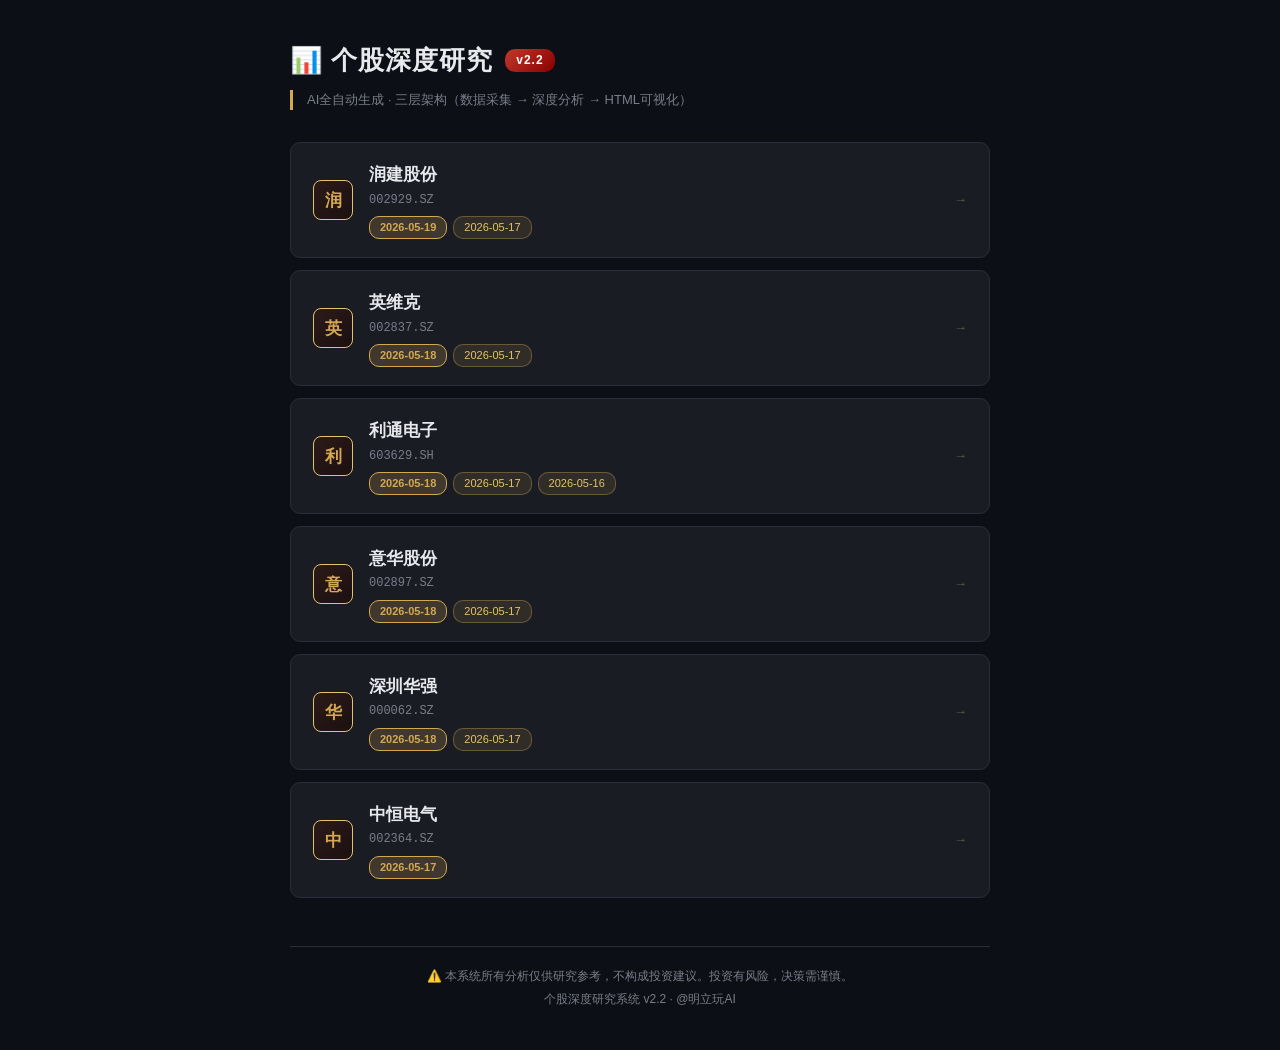
<file: index.html>
<!DOCTYPE html>
<html lang="zh-CN">
<head>
<meta charset="UTF-8">
<meta name="viewport" content="width=device-width, initial-scale=1.0">
<link rel="icon" type="image/svg+xml" href="favicon.svg">
<title>个股深度研究 · 报告导航</title>
<style>
:root{--bg:#0c0f15;--card:#1a1c24;--border:#2a2d3a;--gold:#d4a853;--gold-light:#e3c26d;--red:#f55656;--text:#e8e9ec;--text-sec:#b0b3be;--text-muted:#7a7d8a;--radius:10px;--transition:0.2s ease}
*{margin:0;padding:0;box-sizing:border-box}
body{background:var(--bg);color:var(--text);font-family:"PingFang SC","Microsoft YaHei",sans-serif;line-height:1.6;font-size:14px;min-height:100vh;display:flex;flex-direction:column;align-items:center;padding:40px 20px}
.container{max-width:700px;width:100%}
h1{font-size:26px;font-weight:800;letter-spacing:1px;display:flex;align-items:center;gap:12px;flex-wrap:wrap}
h1 .badge{background:linear-gradient(135deg,#c0392b,#8b0000);color:#fff;font-size:12px;padding:2px 11px;border-radius:10px;font-weight:600}
.subtitle{color:var(--text-muted);font-size:13px;margin:8px 0 32px;border-left:3px solid var(--gold);padding-left:14px}
.stock-list{display:flex;flex-direction:column;gap:12px}
.stock-card{background:var(--card);border:1px solid var(--border);border-radius:var(--radius);padding:18px 22px;display:flex;align-items:center;gap:16px;cursor:pointer;text-decoration:none;color:inherit;transition:var(--transition);user-select:none}
.stock-card:hover{border-color:var(--gold);box-shadow:0 4px 20px rgba(0,0,0,0.3);transform:translateY(-1px)}
.stock-card:active{transform:translateY(0)}
.stock-icon{width:40px;height:40px;border-radius:8px;background:linear-gradient(135deg,#2c1a1a,#1c1010);display:flex;align-items:center;justify-content:center;font-weight:900;font-size:17px;color:var(--gold);border:1px solid var(--gold-light);flex-shrink:0}
.stock-info{flex:1;min-width:0}
.stock-name{font-size:17px;font-weight:700}
.stock-code{font-size:12px;color:var(--text-muted);font-family:"JetBrains Mono","Consolas",monospace;margin-top:2px}
.stock-dates{display:flex;flex-wrap:wrap;gap:6px;margin-top:6px}
.date-pill{display:inline-block;padding:2px 10px;border-radius:10px;font-size:11px;font-weight:500;background:rgba(212,168,83,0.08);border:1px solid var(--border);color:var(--text-sec);text-decoration:none;transition:var(--transition);cursor:default}
a.date-pill{cursor:pointer;background:rgba(212,168,83,0.12);border-color:rgba(212,168,83,0.35);color:var(--gold-light)}
a.date-pill:hover{background:rgba(212,168,83,0.25);border-color:var(--gold);color:var(--gold);transform:translateY(-1px)}
a.date-pill.latest{background:rgba(212,168,83,0.2);border-color:var(--gold);color:var(--gold);font-weight:600}
.stock-arrow{color:var(--gold-light);font-size:13px;opacity:0.4;transition:var(--transition);flex-shrink:0}
.stock-card:hover .stock-arrow{opacity:1}
.empty{text-align:center;padding:60px 20px;color:var(--text-muted);font-size:14px;border:2px dashed var(--border);border-radius:var(--radius)}
footer{margin-top:48px;font-size:12px;color:var(--text-muted);text-align:center;padding-top:20px;border-top:1px solid var(--border);width:100%}
</style>
</head>
<body>
<div class="container">
<h1>📊 个股深度研究 <span class="badge">v2.2</span></h1>
<div class="subtitle">AI全自动生成 · 三层架构（数据采集 → 深度分析 → HTML可视化）</div>
<div class="stock-list">

<div class="stock-card" onclick="location.href='002929.SZ/20260519.html'" role="link" tabindex="0">
<div class="stock-icon">润</div>
<div class="stock-info">
<div class="stock-name">润建股份</div>
<div class="stock-code">002929.SZ</div>
<div class="stock-dates">
<a class="date-pill latest" href="002929.SZ/20260519.html" onclick="event.stopPropagation()">2026-05-19</a>
<a class="date-pill" href="002929.SZ/20260517.html" onclick="event.stopPropagation()">2026-05-17</a>
</div>
</div>
<div class="stock-arrow">→</div>
</div>

<div class="stock-card" onclick="location.href='002837.SZ/20260518.html'" role="link" tabindex="0">
<div class="stock-icon">英</div>
<div class="stock-info">
<div class="stock-name">英维克</div>
<div class="stock-code">002837.SZ</div>
<div class="stock-dates">
<a class="date-pill latest" href="002837.SZ/20260518.html" onclick="event.stopPropagation()">2026-05-18</a>
<a class="date-pill" href="002837.SZ/20260517.html" onclick="event.stopPropagation()">2026-05-17</a>
</div>
</div>
<div class="stock-arrow">→</div>
</div>

<div class="stock-card" onclick="location.href='603629.SH/20260518.html'" role="link" tabindex="0">
<div class="stock-icon">利</div>
<div class="stock-info">
<div class="stock-name">利通电子</div>
<div class="stock-code">603629.SH</div>
<div class="stock-dates">
<a class="date-pill latest" href="603629.SH/20260518.html" onclick="event.stopPropagation()">2026-05-18</a>
<a class="date-pill" href="603629.SH/20260517.html" onclick="event.stopPropagation()">2026-05-17</a>
<a class="date-pill" href="603629.SH/20260516.html" onclick="event.stopPropagation()">2026-05-16</a>
</div>
</div>
<div class="stock-arrow">→</div>
</div>

<div class="stock-card" onclick="location.href='002897.SZ/20260518.html'" role="link" tabindex="0">
<div class="stock-icon">意</div>
<div class="stock-info">
<div class="stock-name">意华股份</div>
<div class="stock-code">002897.SZ</div>
<div class="stock-dates">
<a class="date-pill latest" href="002897.SZ/20260518.html" onclick="event.stopPropagation()">2026-05-18</a>
<a class="date-pill" href="002897.SZ/20260517.html" onclick="event.stopPropagation()">2026-05-17</a>
</div>
</div>
<div class="stock-arrow">→</div>
</div>

<div class="stock-card" onclick="location.href='000062.SZ/20260518.html'" role="link" tabindex="0">
<div class="stock-icon">华</div>
<div class="stock-info">
<div class="stock-name">深圳华强</div>
<div class="stock-code">000062.SZ</div>
<div class="stock-dates">
<a class="date-pill latest" href="000062.SZ/20260518.html" onclick="event.stopPropagation()">2026-05-18</a>
<a class="date-pill" href="000062.SZ/20260517.html" onclick="event.stopPropagation()">2026-05-17</a>
</div>
</div>
<div class="stock-arrow">→</div>
</div>

	<div class="stock-card" onclick="location.href='002364.SZ/20260517.html'" role="link" tabindex="0">
	<div class="stock-icon">中</div>
	<div class="stock-info">
	<div class="stock-name">中恒电气</div>
	<div class="stock-code">002364.SZ</div>
	<div class="stock-dates"><a class="date-pill latest" href="002364.SZ/20260517.html" onclick="event.stopPropagation()">2026-05-17</a></div>
	</div>
	<div class="stock-arrow">→</div>
	</div>

</div>
<footer>
<p>⚠️ 本系统所有分析仅供研究参考，不构成投资建议。投资有风险，决策需谨慎。</p>
<p style="margin-top:4px;">个股深度研究系统 v2.2 · @明立玩AI</p>
</footer>
</div>
</body>
</html>
</file>
